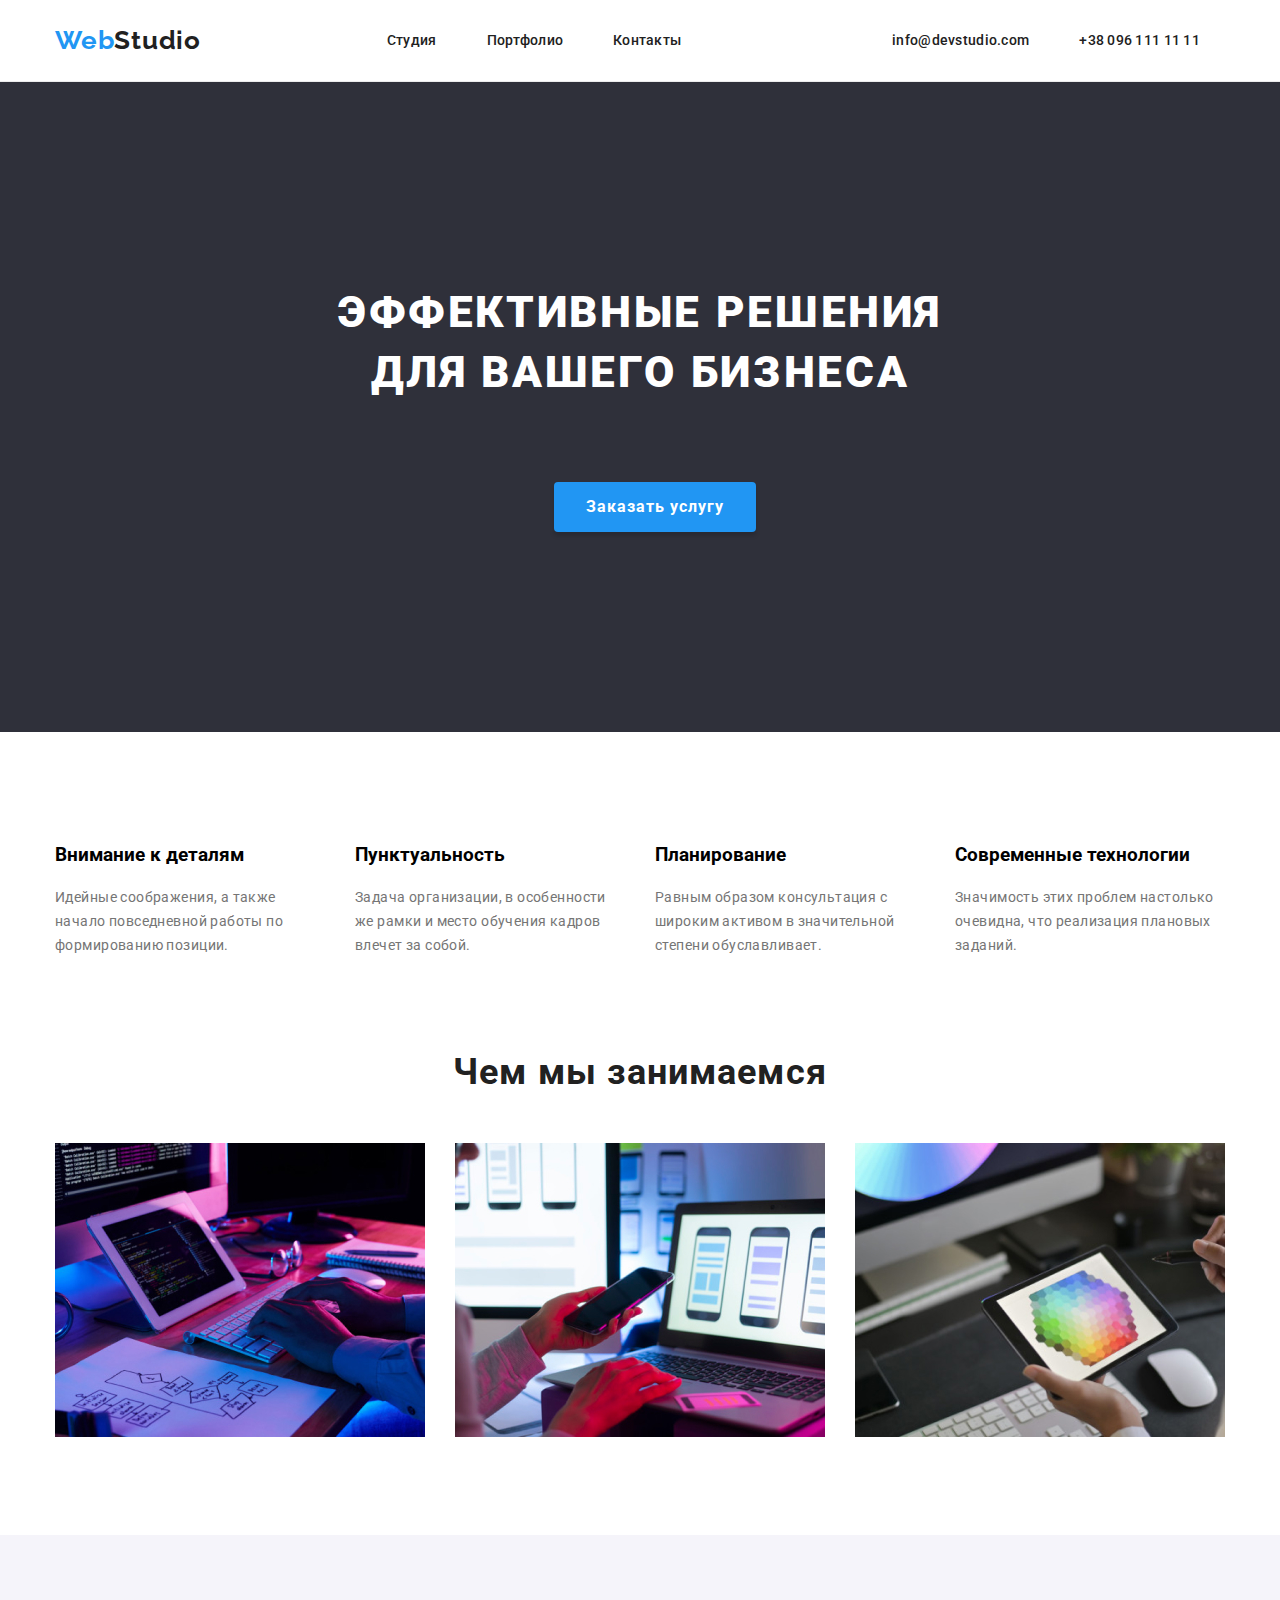
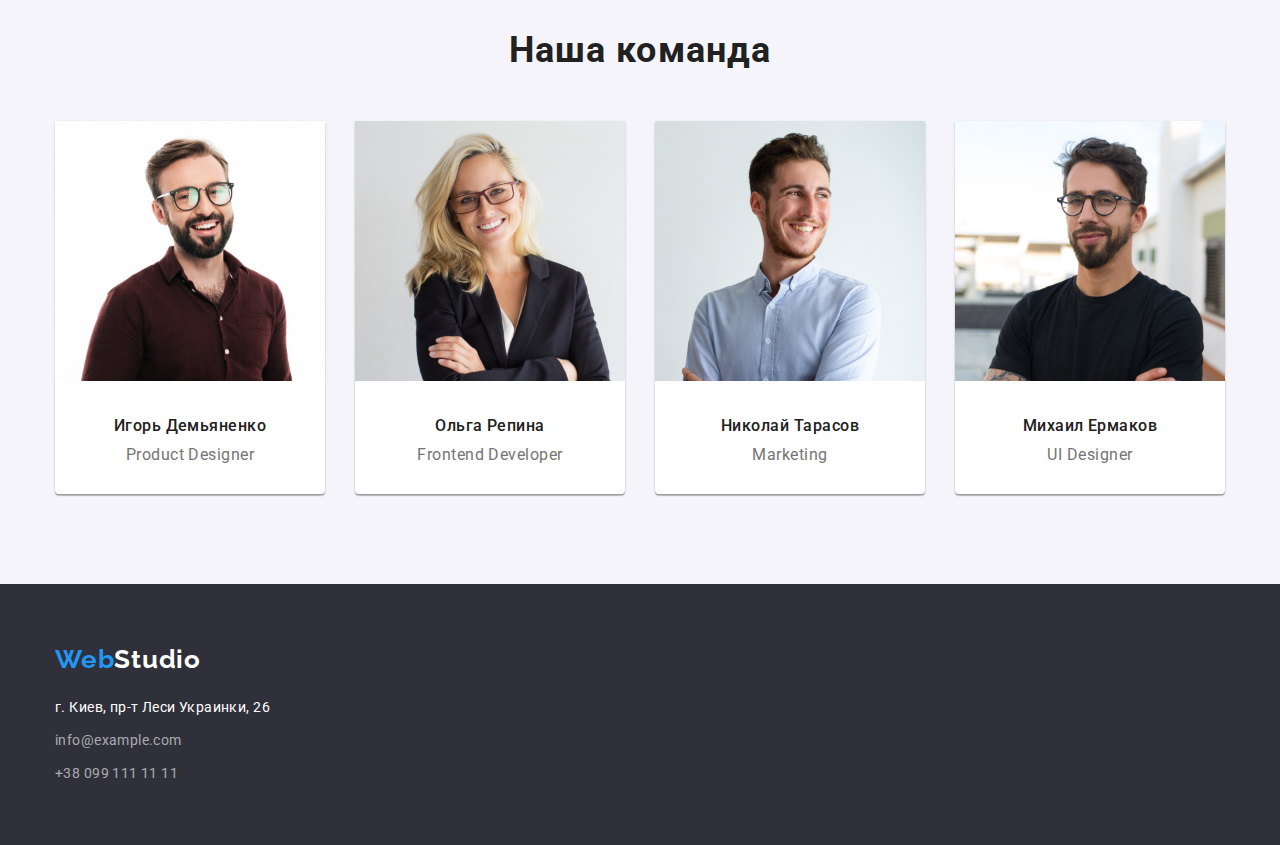
<file: index.html>
<!DOCTYPE html>
<html lang="en">

<head>
  <meta charset="UTF-8" />
  <meta name="viewport" content="width=device-width, initial-scale=1.0" />
  <link href="https://fonts.googleapis.com/css2?family=Raleway:wght@700&family=Roboto:wght@400;500;700;900&display=swap"
    rel="stylesheet" />
  <link rel="stylesheet"
    href="https://cdnjs.cloudflare.com/ajax/libs/modern-normalize/0.7.0/modern-normalize.min.css" />
  <link rel="stylesheet" href="./css/styles.css" />

  <title>Studio</title>
</head>

<body>
  <header class="header">
    <div class="container">
      <a href="./index.html" class="header-logo"> Web<span>Studio</span> </a>
      <nav class="navigation">
        <ul class="header-links">
          <li>
            <a href="./index.html">Студия</a>
          </li>
          <li>
            <a href="./portfolio.html">Портфолио</a>
          </li>
          <li>
            <a href="#">Контакты</a>
          </li>
        </ul>
      </nav>
      <div class="navigation">
        <ul class="header-contacts">
          <li>
            <a href="mailto:">info@devstudio.com</a>
          </li>
          <li>
            <a href="tel:+">+38 096 111 11 11</a>
          </li>
        </ul>
      </div>
    </div>
  </header>
  <main>
    <section class="hero">
      <div class="container">
        <h2>
          Эффективные решения<br />
          для вашего бизнеса
        </h2>
        <div class="container">
          <button class="hero-button">Заказать услугу</button>
        </div>
      </div>
    </section>

    <section class="features">
      <div class="container">
        <ul>
          <li>
            <h3>Внимание к деталям</h3>
            <p class="features-info">
              Идейные соображения, а также начало повседневной работы по
              формированию позиции.
            </p>
          </li>
          <li>
            <h3>Пунктуальность</h3>
            <p class="features-info">
              Задача организации, в особенности же рамки и место обучения
              кадров влечет за собой.
            </p>
          </li>
          <li>
            <h3>Планирование</h3>
            <p class="features-info">
              Равным образом консультация с широким активом в значительной
              степени обуславливает.
            </p>
          </li>
          <li>
            <h3>Современные технологии</h3>
            <p class="features-info">
              Значимость этих проблем настолько очевидна, что реализация
              плановых заданий.
            </p>
          </li>
        </ul>
      </div>
    </section>
    <section class="our-work">
      <div class="container">
        <h2>Чем мы занимаемся</h2>
        <ul class="our-work-list">
          <li>
            <img src="./images/img.jpg" alt="keyboard" width="370" />
          </li>
          <li>
            <img src="./images/img1.jpg" alt="laptop" width="370" />
          </li>
          <li>
            <img src="./images/img2.jpg" alt="tablet" width="370" />
          </li>
        </ul>
      </div>
    </section>
    <section class="our-team">
      <div class="container">
        <h2>Наша команда</h2>
        <div class="members">
          <ul>
            <li class="member">
              <img src="./images/img3.jpg" alt="Igor" width="270" />
              <p class="our-team-name">Игорь Демьяненко</p>
              <p class="our-team-profession">Product Designer</p>
            </li>

            <li class="member">
              <img src="./images/img4.jpg" alt="Olga" width="270" />
              <p class="our-team-name">Ольга Репина</p>
              <p class="our-team-profession">Frontend Developer</p>
            </li>

            <li class="member">
              <img src="./images/img5.jpg" alt="Nicolas" width="270" />
              <p class="our-team-name">Николай Тарасов</p>
              <p class="our-team-profession">Marketing</p>
            </li>

            <li class="member">
              <img src="./images/img6.jpg" alt="Michael" width="270" />
              <p class="our-team-name">Михаил Ермаков</p>
              <p class="our-team-profession">UI Designer</p>
            </li>
          </ul>
        </div>
      </div>
    </section>
  </main>

  <footer class="footer">
    <div class="container">
      <div class="container-footer-info">
        <a href="./index.html" class="footer-logo"> Web<span>Studio</span> </a>
        <address class="address">г. Киев, пр-т Леси Украинки, 26</address>
        <a href="mailto:" class="footer-mail">info@example.com</a><br />
        <a href="tel:+" class="footer-phone">+38 099 111 11 11</a>
      </div>
    </div>
  </footer>
</body>

</html>
</file>
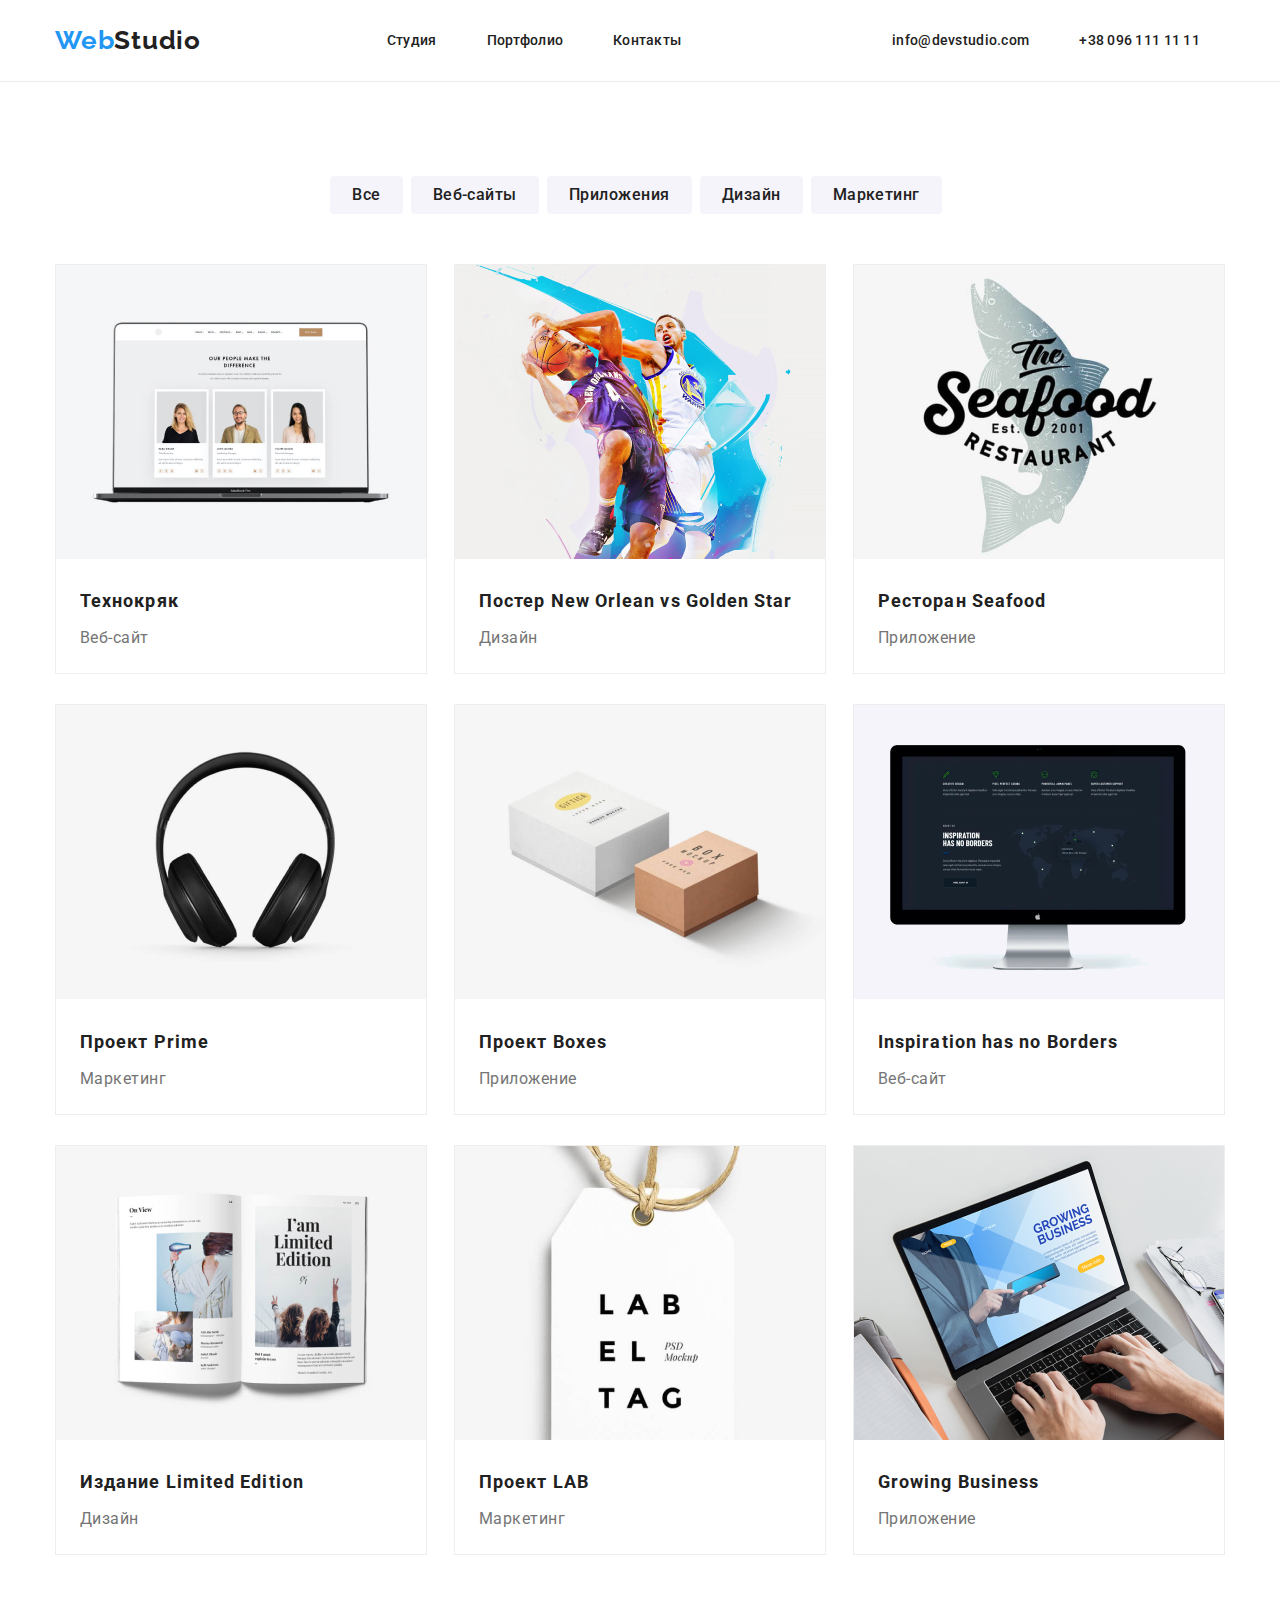
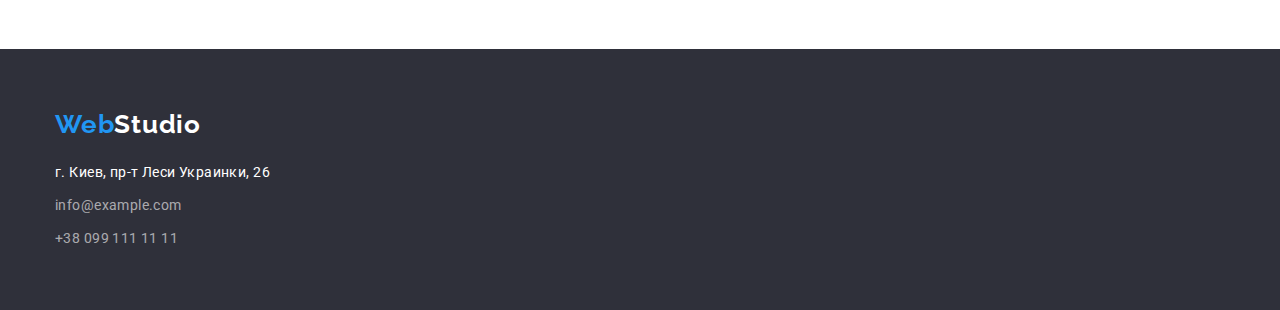
<file: portfolio.html>
<!DOCTYPE html>
<html lang="en">

<head>
  <meta charset="UTF-8" />
  <meta name="viewport" content="width=device-width, initial-scale=1.0" />
  <link rel="stylesheet"
    href="https://cdnjs.cloudflare.com/ajax/libs/modern-normalize/0.7.0/modern-normalize.min.css" />
  <link rel="stylesheet"
    href="https://cdnjs.cloudflare.com/ajax/libs/modern-normalize/1.0.0/modern-normalize.min.css" />
  <link rel="stylesheet" href="./css/styles.css" />
  <link href="https://fonts.googleapis.com/css2?family=Raleway:wght@700&family=Roboto:wght@400;500;700;900&display=swap"
    rel="stylesheet" />
  <title>Portfolio</title>
</head>

<body>
  <header class="header">
    <div class="container">
      <a href="./index.html" class="header-logo"> Web<span>Studio</span> </a>
      <nav class="navigation">
        <ul class="header-links">
          <li>
            <a href="./index.html">Студия</a>
          </li>
          <li>
            <a href="./portfolio.html">Портфолио</a>
          </li>
          <li>
            <a href="#">Контакты</a>
          </li>
        </ul>
      </nav>
      <div class="navigation">
        <ul class="header-contacts">
          <li>
            <a href="mailto:">info@devstudio.com</a>
          </li>
          <li>
            <a href="tel:+">+38 096 111 11 11</a>
          </li>
        </ul>
      </div>
    </div>
  </header>
  <section class="portfolio-types">
    <div class="container">
      <h2>Portfolio types</h2>
      <ul>
        <li><a href="" class="portfolio-types-link">Все</a></li>
        <li><a href="" class="portfolio-types-link">Веб-сайты</a></li>
        <li><a href="" class="portfolio-types-link">Приложения</a></li>
        <li><a href="" class="portfolio-types-link">Дизайн</a></li>
        <li><a href="" class="portfolio-types-link">Маркетинг</a></li>
      </ul>
    </div>
  </section>
  <section class="portfolio-examples">
    <div class="container">
      <h2>Portfolio examples</h2>
      <ul>
        <li>
          <img src="./images/img-11.jpg" width="370" alt="Технокряк" />
          <p class="portfolio-name">Технокряк</p>
          <p class="portfolio-type">Веб-сайт</p>
        </li>
        <li>
          <img src="./images/img-12.jpg" width="370" alt="Постер New Orlean vs Golden Star" />
          <p class="portfolio-name">Постер New Orlean vs Golden Star</p>
          <p class="portfolio-type">Дизайн</p>
        </li>
        <li>
          <img src="./images/img-13.jpg" width="370" alt="Ресторан Seafood" />
          <p class="portfolio-name">Ресторан Seafood</p>
          <p class="portfolio-type">Приложение</p>
        </li>
        <li>
          <img src="./images/img-14.jpg" width="370" alt="Проект Prime" />
          <p class="portfolio-name">Проект Prime</p>
          <p class="portfolio-type">Маркетинг</p>
        </li>
        <li>
          <img src="./images/img-15.jpg" width="370" alt="Проект Boxes" />
          <p class="portfolio-name">Проект Boxes</p>
          <p class="portfolio-type">Приложение</p>
        </li>
        <li>
          <img src="./images/img-16.jpg" width="370" alt="Inspiration has no Borders" />
          <p class="portfolio-name">Inspiration has no Borders</p>
          <p class="portfolio-type">Веб-сайт</p>
        </li>
        <li>
          <img src="./images/img-17.jpg" width="370" alt="Издание Limited Edition" />
          <p class="portfolio-name">Издание Limited Edition</p>
          <p class="portfolio-type">Дизайн</p>
        </li>
        <li>
          <img src="./images/img-18.jpg" width="370" alt="Проект LAB" />
          <p class="portfolio-name">Проект LAB</p>
          <p class="portfolio-type">Маркетинг</p>
        </li>
        <li>
          <img src="./images/img-19.jpg" width="370" alt="Growing Business" />
          <p class="portfolio-name">Growing Business</p>
          <p class="portfolio-type">Приложение</p>
        </li>
      </ul>
    </div>
  </section>
  <footer class="footer">
    <div class="container">
      <div class="container-footer-info">
        <a href="./index.html" class="footer-logo"> Web<span>Studio</span> </a>
        <address class="address">г. Киев, пр-т Леси Украинки, 26</address>
        <a href="mailto:" class="footer-mail">info@example.com</a><br />
        <a href="tel:+" class="footer-phone">+38 099 111 11 11</a>
      </div>
    </div>
  </footer>
</body>

</html>
</file>
<file: css/styles.css>
/*---------------------------------------------------------- Body */
body {
  font-family: 'Roboto', sans-serif;
  font-style: normal;
}
a {
  text-decoration: none;
}
ul {
  list-style: none;
  padding: 0px;
  margin: 0px;
}

/*---------------------------------------------------------- Header */
.header {
  background: #ffffff;
  padding: 25px 0px 25px 0px;
  border-bottom: 1px solid #ececec;
}
.header > div {
  display: flex;
  flex-direction: row;
  justify-content: space-between;
}
.container {
  margin: auto;
  width: 1200px;
  padding: 0px 15px 0px 15px;
}
.header-logo {
  display: block;
  font-family: 'Raleway', sans-serif;
  font-weight: bold;
  font-size: 26px;
  line-height: 31px;
  letter-spacing: 0.03em;
  text-decoration: none;
  color: #2196f3;
}
.header-logo span {
  color: #212121;
}
.navigation {
  align-self: center;
}
.header-links {
  display: flex;
  flex-direction: row;
  justify-content: space-between;
}
.header-contacts {
  display: flex;
  flex-direction: row;
  justify-content: space-between;
}
.header-links li,
.header-contacts li {
  padding-right: 25px;
  padding-left: 25px;
}
.navigation > ul > li > a {
  font-weight: 500;
  font-size: 14px;
  line-height: 16px;
  letter-spacing: 0.02em;
  color: #212121;
}
.navigation > ul > li > a:hover {
  color: #2196f3;
}
/*---------------------------------------------------------- Main */
.hero {
  background: #2f303a;
  padding-top: 200px;
  padding-bottom: 200px;
  text-align: center;
}
.hero > .container > h2 {
  margin: 0px 0px 30px 0px;
  font-weight: 900;
  font-size: 44px;
  line-height: 60px;
  text-align: center;
  letter-spacing: 0.06em;
  text-transform: uppercase;
  color: #ffffff;
}

.hero-button {
  display: inline-block;
  min-width: 200px;
  padding: 10px 32px;
  font-weight: bold;
  font-size: 16px;
  line-height: 30px;
  letter-spacing: 0.06em;
  color: #ffffff;
  background: #2196f3;
  border: transparent;
  box-shadow: 0px 4px 4px rgba(0, 0, 0, 0.15);
  border-radius: 4px;
}
.features {
  background: #ffffff;
  padding-top: 94px;
}
.container > ul {
  display: flex;
  flex-direction: row;
  justify-content: space-between;
}
.features > ul > li > h3 {
  font-weight: bold;
  font-size: 14px;
  line-height: 16px;
  letter-spacing: 0.03em;
  text-transform: uppercase;
  color: #212121;
  margin: 0px;
  margin-bottom: 10px;
}
.features-info {
  font-weight: normal;
  font-size: 14px;
  line-height: 24px;
  letter-spacing: 0.03em;
  color: #757575;
  width: 270px;
  margin: 0px;
}
.our-work {
  background: #ffffff;
  padding: 94px 0px 94px 0px;
}

.container > h2 {
  font-style: normal;
  font-weight: bold;
  font-size: 36px;
  line-height: 42px;
  text-align: center;
  letter-spacing: 0.03em;
  color: #212121;
  padding-bottom: 50px;
  margin: 0px;
}
.our-work-list {
  display: flex;
  flex-direction: row;
  justify-content: space-between;
}
.our-team {
  padding: 94px 0px 90px 0px;
  background: #f5f4fa;
}
.members > ul {
  display: flex;
  flex-direction: row;
  justify-content: space-between;
}
.member {
  width: 270px;
  background: #ffffff;
  box-shadow: 0px 1px 3px rgba(0, 0, 0, 0.12), 0px 1px 1px rgba(0, 0, 0, 0.14),
    0px 2px 1px rgba(0, 0, 0, 0.2);
  border-radius: 0px 0px 4px 4px;
}
.member img {
  margin-bottom: 30px;
}
.our-team-name {
  margin: 0px 0px 10px 0px;
  font-weight: 500;
  font-size: 16px;
  line-height: 19px;
  text-align: center;
  letter-spacing: 0.03em;
  color: #212121;
}
.our-team-profession {
  margin: 0px 0px 30px 0px;
  font-weight: normal;
  font-size: 16px;
  line-height: 19px;
  text-align: center;
  letter-spacing: 0.03em;
  color: #757575;
}

/*---------------------------------------------------------- Footer */
.footer {
  padding: 60px 0px 60px 0px;
  background: #2f303a;
}

.footer-logo {
  display: inline-block;
  font-family: 'Raleway', sans-serif;
  font-weight: bold;
  font-size: 26px;
  line-height: 31px;
  letter-spacing: 0.03em;
  text-decoration: none;
  color: #2196f3;
  margin-bottom: 20px;
}
.footer-logo span {
  color: #ffffff;
}
.address {
  font-style: normal;
  font-weight: normal;
  font-size: 14px;
  line-height: 24px;
  letter-spacing: 0.03em;
  color: #ffffff;
  margin-bottom: 9px;
}
.footer-mail {
  display: inline-block;
  font-weight: normal;
  font-size: 14px;
  line-height: 24px;
  letter-spacing: 0.03em;
  color: rgba(255, 255, 255, 0.6);
  margin-bottom: 9px;
}
.footer-phone {
  display: inline-block;
  font-weight: normal;
  font-size: 14px;
  line-height: 24px;
  letter-spacing: 0.03em;
  color: rgba(255, 255, 255, 0.6);
}

/*---------------------------------------------------------- Portfolio Styles*/
.portfolio-types {
  padding: 94px 0px 50px 0px;
}
.portfolio-types > .container > h2 {
  display: none;
}
.portfolio-types > .container ul {
  display: flex;
  flex-direction: row;
  justify-content: center;
}
.portfolio-types-link {
  display: block;
  font-style: normal;
  font-weight: 500;
  font-size: 16px;
  line-height: 26px;
  text-align: center;
  letter-spacing: 0.03em;
  color: #212121;
  background: #f5f4fa;
  border-radius: 4px;
  padding: 6px 22px;
  margin-right: 8px;
}
.portfolio-types-link:hover {
  color: #ffffff;
}
.portfolio-types-link:hover {
  background: #2196f3;
  box-shadow: 0px 3px 1px rgba(0, 0, 0, 0.1), 0px 1px 2px rgba(0, 0, 0, 0.08),
    0px 2px 2px rgba(0, 0, 0, 0.12);
  border-radius: 4px;
  font-weight: 500;
  font-size: 16px;
  line-height: 26px;
  text-align: center;
  letter-spacing: 0.03em;
  color: #ffffff;
}
.portfolio-examples {
  background: #ffffff;
  padding-bottom: 64px;
}
.portfolio-examples > .container > h2 {
  display: none;
}
.portfolio-examples > .container ul {
  display: flex;
  flex-direction: row;
  flex-wrap: wrap;
  justify-content: space-between;
}
.portfolio-examples > .container li {
  background: #ffffff;
  border: 1px solid #eeeeee;
  box-sizing: border-box;
  margin-bottom: 30px;
}
.portfolio-examples > .container > ul > li > img {
  padding-bottom: 20px;
}
.portfolio-name {
  font-weight: bold;
  font-size: 18px;
  line-height: 36px;
  letter-spacing: 0.06em;
  color: #212121;
  padding: 0px 0px 4px 24px;
  margin: 0px;
}

.portfolio-type {
  font-weight: normal;
  font-size: 16px;
  line-height: 30px;
  letter-spacing: 0.03em;
  color: #757575;
  padding: 0px 0px 20px 24px;
  margin: 0px;
}
</file>
